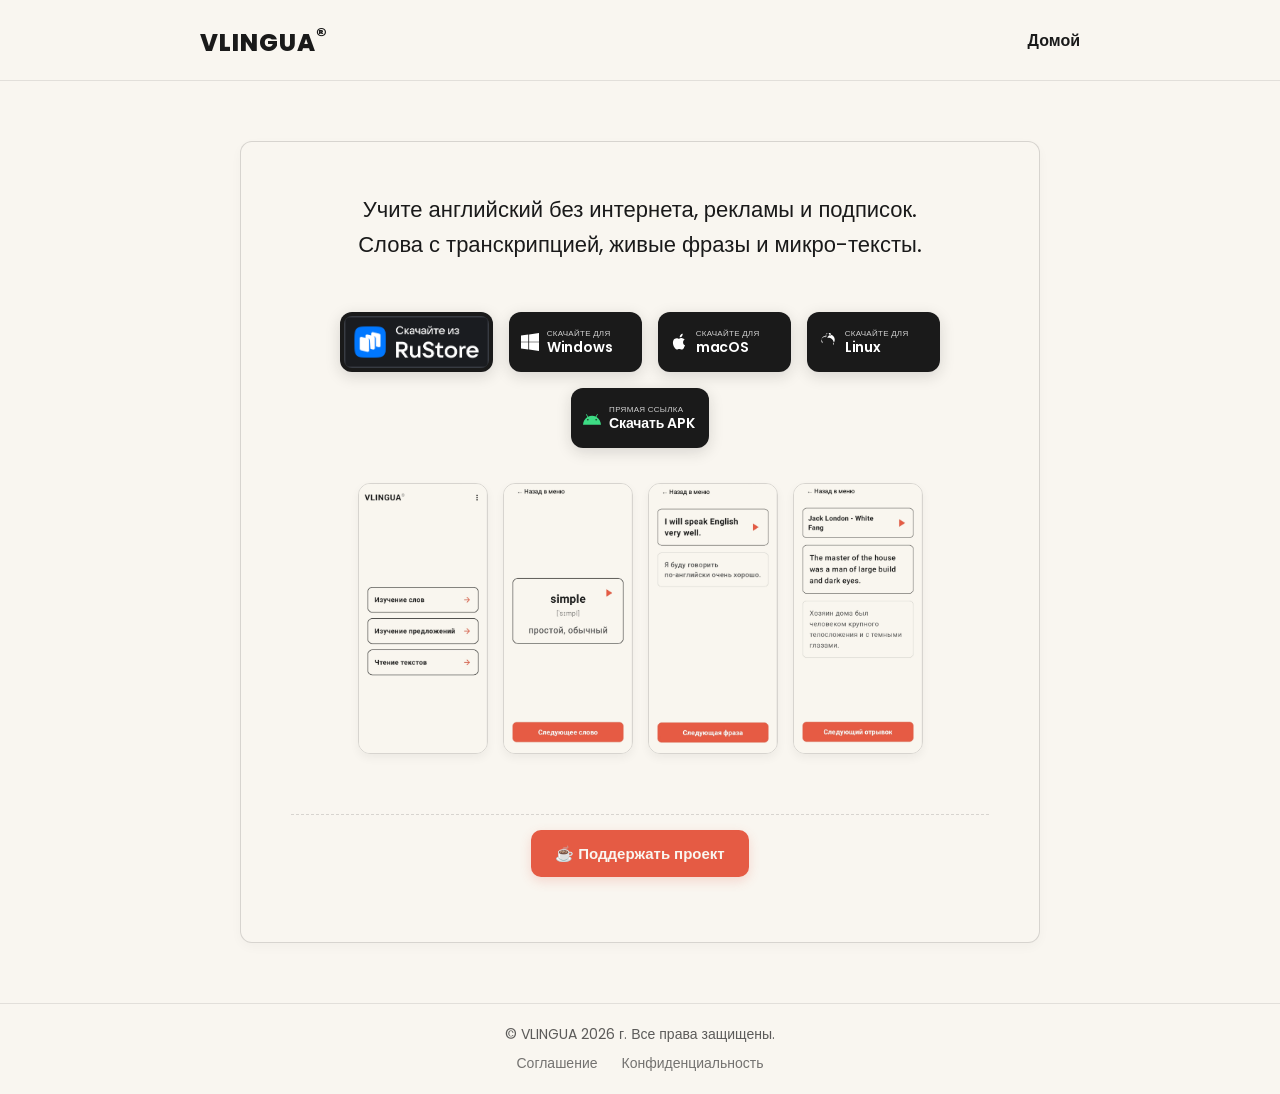
<file: index.html>
<!DOCTYPE html>
<html lang="ru">
<head>
  <link rel="stylesheet" href ="src/styles.css" />
  <link rel="icon" type="image/png" href="src/favicon.png">
  <link rel="preconnect" href="https://fonts.googleapis.com" />
  <link rel="preconnect" href="https://fonts.gstatic.com" crossorigin />
  <link href="https://fonts.googleapis.com/css2?family=Poppins:wght@300;400;600;700;800&display=swap" rel="stylesheet" />
  <meta charset = "utf-8"/>
  <meta name = "viewport" content="width=device-width, initial-scale=1.0"/>
  <title>Главная страница</title>
</head>
<body>
  <header>
    <a href = "index.html"><h1 class = "h1logo">VLINGUA<sup>&reg;</sup></h1></a>
    <nav>
	<ul>
	    <li><a href = "index.html">Домой</a></li>
	</ul>
    </nav>
  </header>
    <div class="conteiner">
    <div class="listofcontent">
      <h3>Учите английский без интернета, рекламы и подписок. Слова с транскрипцией, живые фразы и микро-тексты.</h3>
      <div class="cta-wrapper">
          <a href="https://www.rustore.ru/catalog/app/com.vlingua.vlingua" class="rustore-btn" target="_blank" rel="noopener">
              <img src="src/logo-color-dark.png" alt="Скачайте из RuStore" class="rustore-badge-img">
          </a>
          
          <a href="https://github.com/Vlingua/vlingua/releases/download/v1.0.0/vlingua-v1.0.0-x64.exe" class="rustore-btn" download>
              <div class="desktop-badge-content">
                  <svg class="badge-svg-icon" viewBox="0 0 24 24" fill="currentColor">
                      <path d="M0 3.449L9.75 2.1v9.451H0V3.449zM0 12.45h9.75v9.45L0 20.551v-8.101zM10.8 1.95L24 0v11.55H10.8V1.95zM10.8 12.45H24v11.55l-13.2-1.95v-9.6z"/>
                  </svg>
                  <div class="badge-text-block">
                      <span class="badge-sub-text">Скачайте для</span>
                      <span class="badge-main-text">Windows</span>
                  </div>
              </div>
          </a>

          <a href="https://github.com/Vlingua/vlingua/releases/download/v1.0.0/vlingua-macos-build.zip" class="rustore-btn" download>
                <div class="desktop-badge-content">
                    <svg class="badge-svg-icon" viewBox="0 0 24 24" fill="currentColor">
                        <path d="M18.71 19.5c-.83 1.24-1.71 2.45-3.05 2.47-1.34.03-1.77-.79-3.29-.79-1.53 0-2 .77-3.27.82-1.31.05-2.3-1.32-3.14-2.53C4.25 17 2.94 12.45 4.7 9.39c.87-1.52 2.43-2.48 4.12-2.51 1.28-.02 2.5.87 3.29.87.78 0 2.26-1.07 3.81-.91.65.03 2.47.26 3.64 1.98-.09.06-2.17 1.28-2.15 3.81.03 3.02 2.65 4.03 2.68 4.04-.03.07-.42.94-1.38 2.33M15.97 4.17c.66-.81 1.11-1.93.99-3.06-1 .04-2.21.67-2.93 1.49-.62.69-1.16 1.84-1.01 2.96 1.12.09 2.27-.55 2.95-1.39z"/>
                    </svg>
                    <div class="badge-text-block">
                        <span class="badge-sub-text">Скачайте для</span>
                        <span class="badge-main-text">macOS</span>
                    </div>
                </div>
          </a>
          
          <a href="https://github.com/Vlingua/vlingua/releases/download/v1.0.0/vlingua-v1.0.0-x86_64.AppImage" class="rustore-btn" download>
              <div class="desktop-badge-content">
                  <svg class="badge-svg-icon" viewBox="0 0 24 24" fill="currentColor">
                      <path d="M12 .003c-.947 0-1.84.185-2.613.518.528.28 1.05.65 1.54.1.284-.316.666-.518 1.073-.518.91 0 1.64.848 1.64 1.91 0 .152-.016.3-.045.443.435-.098.892-.15 1.36-.15 3.328 0 6.012 3.018 6.012 6.75 0 2.227-.96 4.195-2.457 5.437.318.523.58 1.11.758 1.734a5.952 5.952 0 0 0 .546-2.434c0-4.142-3.08-7.5-6.88-7.5-.544 0-1.07.07-1.574.2a2.38 2.38 0 0 0-.256-.995c.57-.406 1.084-.95 1.516-1.597.5-.75 1.03-1.026 1.637-.624.167.112.372.18.594.18.636 0 1.15-.556 1.15-1.24 0-.498-.344-.916-.813-1.134.196-.403.313-.865.313-1.353 0-1.636-1.124-2.96-2.512-2.96-.34 0-.663.08-.952.225A5.823 5.822 0 0 0 12 .003zm-2.072 2.1c-.636 0-1.15.556-1.15 1.24 0 .343.13.65.342.883-.1.144-.183.3-.247.465a3.42 3.42 0 0 0-1.465-.333c-2.146 0-3.882 1.942-3.882 4.346 0 1.277.487 2.417 1.277 3.238-.172.548-.28 1.134-.316 1.74a4.417 4.417 0 0 1-1.396-3.237c0-2.8 1.96-5.074 4.377-5.074.453 0 .887.08 1.293.227a1.472 1.472 0 0 0 1.168-1.24c0-.14.02-.27.05-.4-.282-.162-.49-.452-.49-.795 0-.5.222-.924.53-.133-.11-.295-.175-.494-.175zM12 8.253c4.274 0 7.74 3.802 7.74 8.5 0 .914-.132 1.8-.372 2.637-.68 2.37-2.484 4.148-4.75 4.544a8.777 8.777 0 0 1-5.234 0c-2.266-.396-4.07-2.173-4.75-4.544a10.07 10.07 0 0 1-.373-2.637c0-4.698 3.466-8.5 7.74-8.5zm0 1.5c-3.327 0-6.022 3.13-6.022 7 0 .62.083 1.218.234 1.785.495 1.865 1.928 3.277 3.666 3.59a6.837 8.8 0 0 0 4.244 0c1.738-.313 3.17-1.725 3.666-3.59.15-.567.234-1.166.234-1.785 0-3.87-2.695-7-6.022-7z"/>
                  </svg>
                  <div class="badge-text-block">
                      <span class="badge-sub-text">Скачайте для</span>
                      <span class="badge-main-text">Linux</span>
                  </div>
              </div>
          </a>

          <a href="https://github.com/Vlingua/vlingua/releases/download/v1.0.0/vlingua-v1.0.0.apk" class="rustore-btn" download>
              <div class="desktop-badge-content">
                  <svg class="badge-svg-icon android-icon-color" viewBox="0 0 24 24" fill="currentColor">
                      <path d="M17.523 15.3414c-.5511 0-.9993-.4482-.9993-.9993s.4482-.9993.9993-.9993c.5511 0 .9993.4482.9993.9993s-.4482.9993-.9993.9993m-11.046 0c-.5511 0-.9993-.4482-.9993-.9993s.4482-.9993.9993-.9993c.5511 0 .9993.4482.9993.9993s-.4482.9993-.9993.9993m11.3945-4.838l1.7915-3.103a.5398.5398 0 0 0-.1969-.737c-.2444-.141-.5573-.0572-.6983.1872l-1.821 3.1554A11.4116 11.4116 0 0 0 12 9.006c-1.8906 0-3.6338.4632-5.1843 1.2803L4.9947 7.131a.5413.5413 0 0 0-.6983-.1873c-.2444.141-.3283.4539-.197.737l1.7916 3.103C2.4578 12.8715.352 16.5375 0 20.9163h24c-.352-4.3788-2.4578-8.0448-5.9355-10.4129"/>
                  </svg>
                  <div class="badge-text-block">
                      <span class="badge-sub-text">Прямая ссылка</span>
                      <span class="badge-main-text">Скачать APK</span>
                  </div>
              </div>
          </a>
      </div>
      <div class="screenshots-gallery">
        <img src="src/IMG-1.jpg" alt="Главная" class="app-screen">
        <img src="src/IMG-2.jpg" alt="Режим слова" class="app-screen">
        <img src="src/IMG-3.jpg" alt="Режим фразы" class="app-screen">
        <img src="src/IMG-4.jpg" alt="Режим тексты" class="app-screen">
      </div>
      <div class="donate-wrapper">
        <a href="https://www.sberbank.ru/ru/choise_bank?requisiteNumber=79677491486&bankCode=100000000111" class="donate-btn" target="_blank" rel="noopener">
          ☕ Поддержать проект
        </a>
      </div>
      <!-- --------------------------------------- -->
    </div>
  </div>
  <div id = "footer">
    <p>© VLINGUA 2026 г. Все права защищены.</p>
    <a href ="terms.html">Соглашение</a>
    <a href ="privacy.html">Конфиденциальность</a>
  </div>
</body>
</html>
</file>
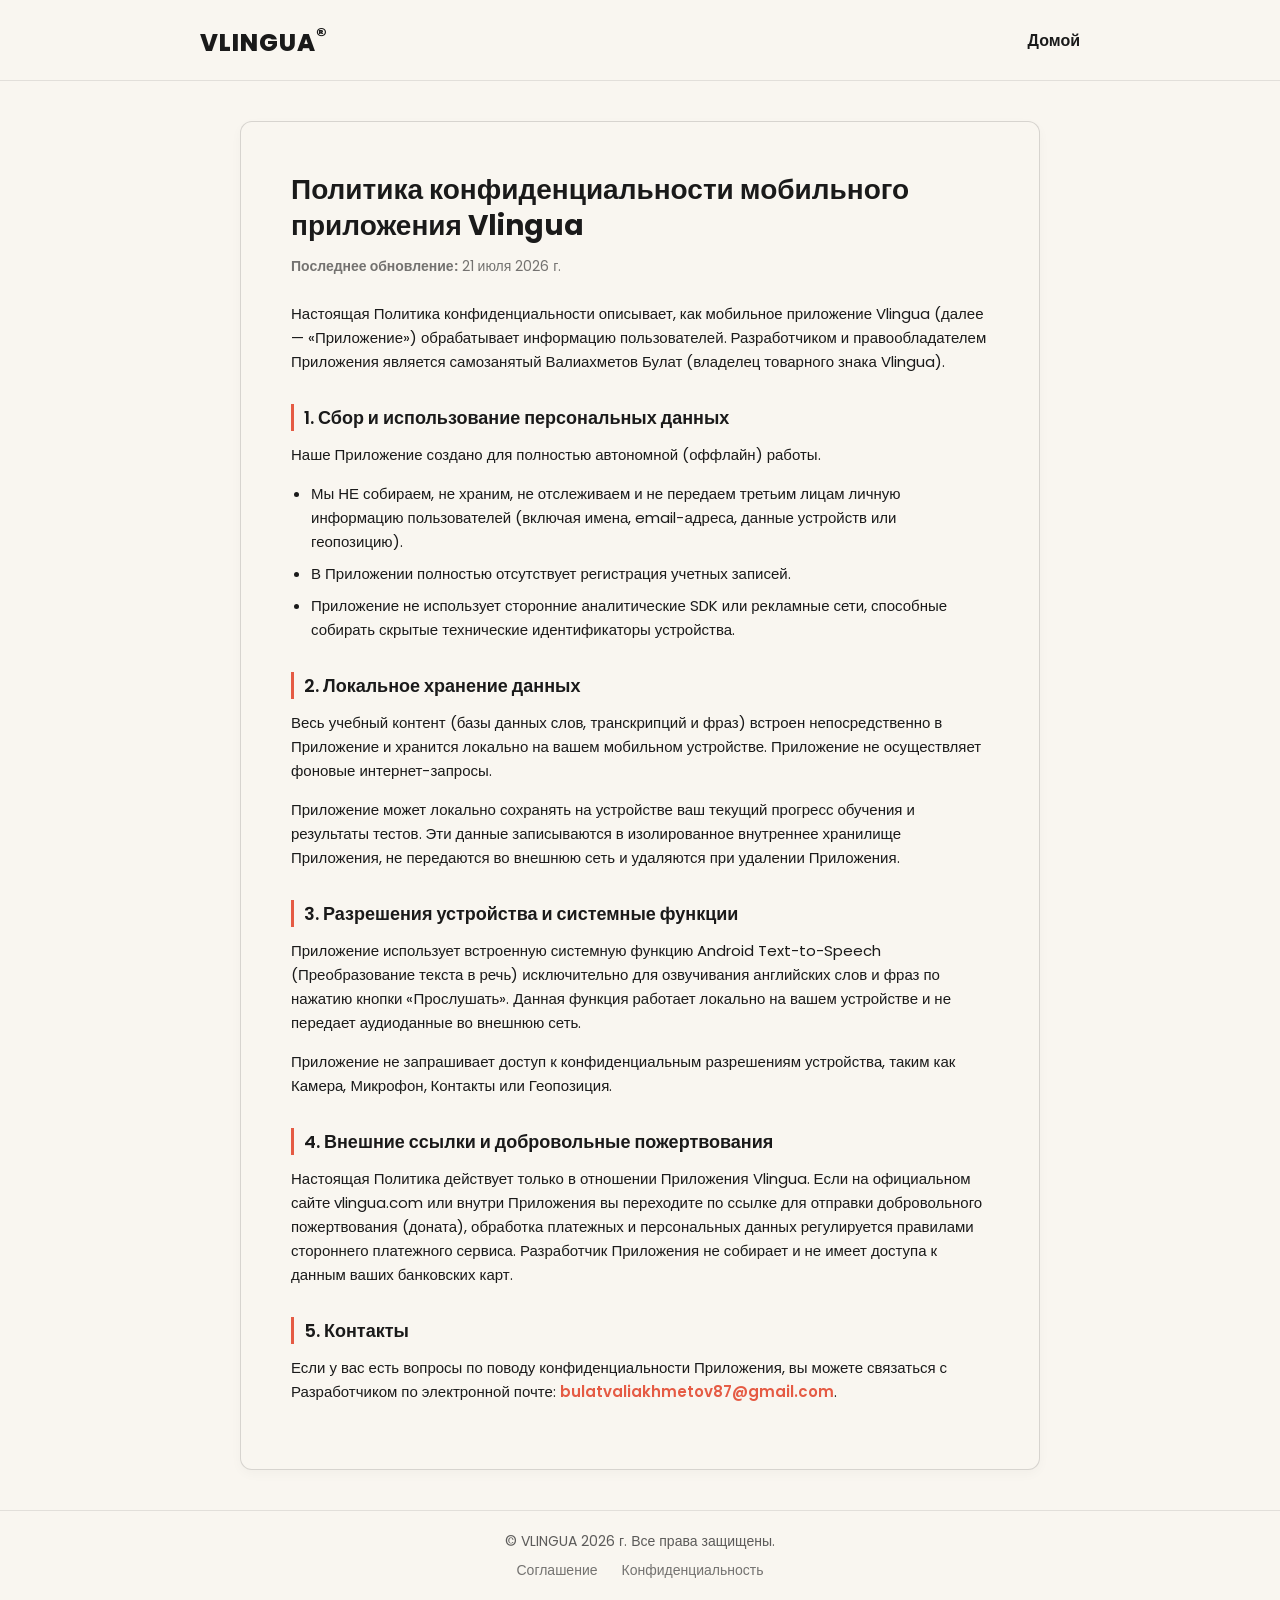
<file: privacy.html>
<!DOCTYPE html>
<html lang="ru">
<head>
  <meta charset="utf-8"/>
  <meta name="viewport" content="width=device-width, initial-scale=1.0"/>
  <meta name="robots" content="noindex, nofollow" />
  <title>Политика конфиденциальности — Vlingua</title>
  <link rel="icon" type="image/png" href="src/favicon.png">
  <link rel="preconnect" href="https://fonts.googleapis.com" />
  <link rel="preconnect" href="https://fonts.gstatic.com" crossorigin />
  <link href="https://fonts.googleapis.com/css2?family=Poppins:wght@300;400;600;700;800&display=swap" rel="stylesheet" /> 
  <style>
    * {
        margin: 0px;
        padding: 0px;
        box-sizing: border-box;
    }

    body {
        background-color: #F9F6F0; 
        color: #1A1A1A; 
        font-family: 'Poppins', sans-serif;
        display: flex;
        flex-direction: column;
        min-height: 100vh;
    }

    header {
        display: flex;
        flex-direction: row;
        justify-content: space-between;
        align-items: center;
        padding: 15px 20px;
        border-bottom: 1px solid rgba(26, 26, 26, 0.1); 
    }

    .h1logo {
        color: #1A1A1A;
        font-size: 24px;
        font-weight: 800;
        letter-spacing: 1px;
    }

    a {
        text-decoration: none;
        color: #1A1A1A;
        transition: color 0.2s ease;
    }

    a:hover, .h1logo:hover {
        color: #E55B44;
    }

    nav ul {
        list-style: none;
    }

    nav li {
        display: inline-block;
    }

    nav a {
        font-weight: 600;
        font-size: 16px;
    }

    .conteiner {
        flex: 1;
        display: flex;
        flex-direction: column;
        justify-content: flex-start;
        padding: 20px;
    }

    .legal-content {
        background: #F9F6F0; 
        border: 1px solid rgba(26, 26, 26, 0.15); 
        border-radius: 12px;
        padding: 30px;
        margin: 15px 0;
        box-shadow: 0 4px 12px rgba(26, 26, 26, 0.03);
        max-width: 100%;
    }

    .legal-content h1 {
        font-size: 24px;
        font-weight: 700;
        margin-bottom: 10px;
        line-height: 1.3;
    }

    .legal-content p.date {
        font-size: 14px;
        color: rgba(26, 26, 26, 0.6);
        margin-bottom: 25px;
    }

    .legal-content h3 {
        font-size: 18px;
        font-weight: 600;
        margin-top: 30px;
        margin-bottom: 12px;
        border-left: 3px solid #E55B44; 
        padding-left: 10px;
    }

    .legal-content p {
        font-size: 15px;
        line-height: 1.6;
        margin-bottom: 15px;
    }

    .legal-content ul {
        padding-left: 20px;
        margin-bottom: 15px;
    }

    .legal-content li {
        font-size: 15px;
        line-height: 1.6;
        margin-bottom: 8px;
    }

    .legal-content a {
        color: #E55B44;
        font-weight: 600;
    }

    .legal-content a:hover {
        text-decoration: underline;
    }

    #footer {
        padding: 20px;
        text-align: center;
        font-size: 14px;
        border-top: 1px solid rgba(26, 26, 26, 0.1); 
        color: rgba(26, 26, 26, 0.7);
    }

    #footer p {
        margin-bottom: 8px;
    }

    #footer a {
        margin: 0 10px;
        font-weight: 400;
        color: rgba(26, 26, 26, 0.6);
    }

    @media (min-width: 950px) {
        header {
            padding: 20px 200px;
        }

        .conteiner {
            padding: 40px 0;
        }

        .legal-content {
            max-width: 800px;
            width: 100%;
            margin: 0 auto;
            padding: 50px;
        }
        
        .legal-content h1 {
            font-size: 28px;
        }
    }
  </style>
</head>
<body>
  <header>
    <a href="index.html"><h1 class="h1logo">VLINGUA<sup>&reg;</sup></h1></a>
    <nav>
        <ul>
            <li><a href="index.html">Домой</a></li>
        </ul>
    </nav>
  </header>

  <div class="conteiner">
    <div class="legal-content">
      <h1>Политика конфиденциальности мобильного приложения Vlingua</h1>
      <p class="date"><strong>Последнее обновление:</strong> 21 июля 2026 г.</p>
      
      <p>Настоящая Политика конфиденциальности описывает, как мобильное приложение Vlingua (далее — «Приложение») обрабатывает информацию пользователей. Разработчиком и правообладателем Приложения является самозанятый Валиахметов Булат (владелец товарного знака Vlingua).</p>
      
      <h3>1. Сбор и использование персональных данных</h3>
      <p>Наше Приложение создано для полностью автономной (оффлайн) работы.</p>
      <ul>
          <li>Мы НЕ собираем, не храним, не отслеживаем и не передаем третьим лицам личную информацию пользователей (включая имена, email-адреса, данные устройств или геопозицию).</li>
          <li>В Приложении полностью отсутствует регистрация учетных записей.</li>
          <li>Приложение не использует сторонние аналитические SDK или рекламные сети, способные собирать скрытые технические идентификаторы устройства.</li>
      </ul>

      <h3>2. Локальное хранение данных</h3>
      <p>Весь учебный контент (базы данных слов, транскрипций и фраз) встроен непосредственно в Приложение и хранится локально на вашем мобильном устройстве. Приложение не осуществляет фоновые интернет-запросы.</p>
      <p>Приложение может локально сохранять на устройстве ваш текущий прогресс обучения и результаты тестов. Эти данные записываются в изолированное внутреннее хранилище Приложения, не передаются во внешнюю сеть и удаляются при удалении Приложения.</p>

      <h3>3. Разрешения устройства и системные функции</h3>
      <p>Приложение использует встроенную системную функцию Android Text-to-Speech (Преобразование текста в речь) исключительно для озвучивания английских слов и фраз по нажатию кнопки «Прослушать». Данная функция работает локально на вашем устройстве и не передает аудиоданные во внешнюю сеть.</p>
      <p>Приложение не запрашивает доступ к конфиденциальным разрешениям устройства, таким как Камера, Микрофон, Контакты или Геопозиция.</p>

      <h3>4. Внешние ссылки и добровольные пожертвования</h3>
      <p>Настоящая Политика действует только в отношении Приложения Vlingua. Если на официальном сайте vlingua.com или внутри Приложения вы переходите по ссылке для отправки добровольного пожертвования (доната), обработка платежных и персональных данных регулируется правилами стороннего платежного сервиса. Разработчик Приложения не собирает и не имеет доступа к данным ваших банковских карт.</p>

      <h3>5. Контакты</h3>
      <p>Если у вас есть вопросы по поводу конфиденциальности Приложения, вы можете связаться с Разработчиком по электронной почте: <a href="mailto:bulatvaliakhmetov87@gmail.com">bulatvaliakhmetov87@gmail.com</a>.</p>
    </div>
  </div>

  <div id="footer">
    <p>© VLINGUA 2026 г. Все права защищены.</p>
    <a href="terms.html">Соглашение</a>
    <a href="privacy.html">Конфиденциальность</a>
  </div>
</body>
</html>
</file>
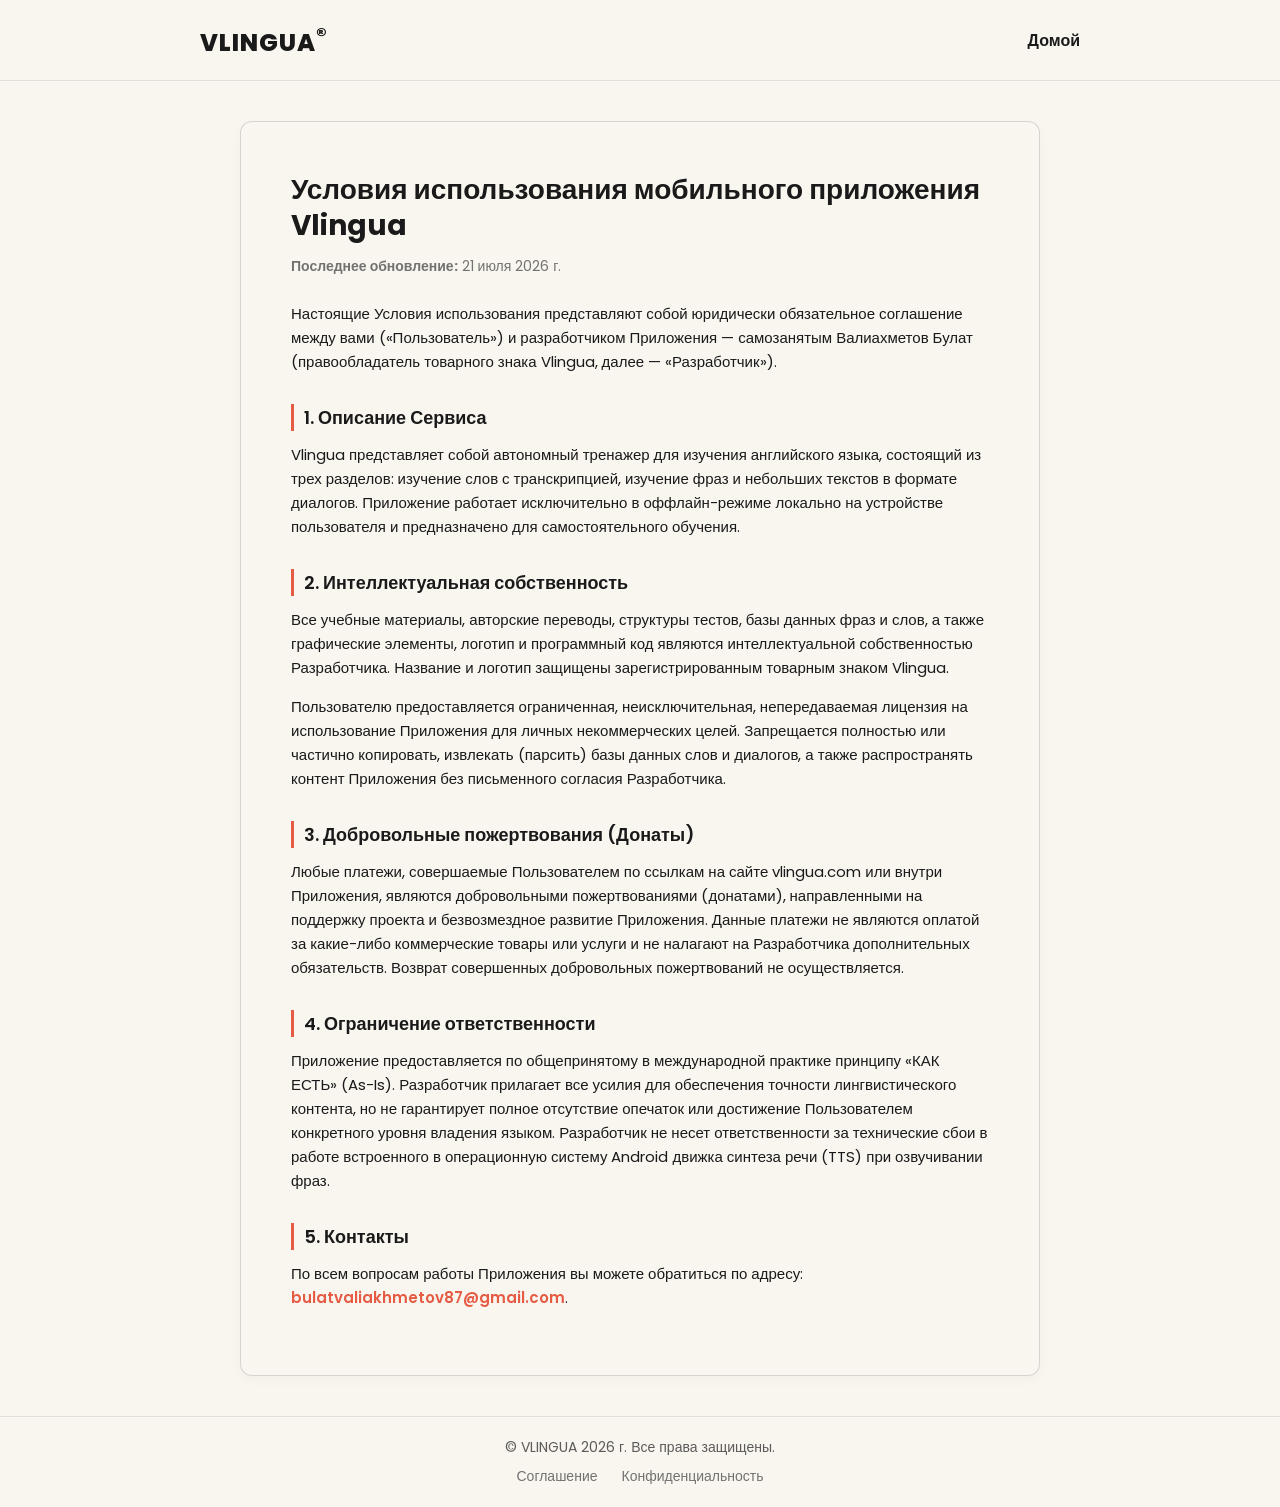
<file: terms.html>
<!DOCTYPE html>
<html lang="ru">
<head>
  <meta charset="utf-8"/>
  <meta name="viewport" content="width=device-width, initial-scale=1.0"/>
  <meta name="robots" content="noindex, nofollow" />
  <title>Условия использования — Vlingua</title>
  <link rel="icon" type="image/png" href="src/favicon.png">
  <link rel="preconnect" href="https://fonts.googleapis.com" />
  <link rel="preconnect" href="https://fonts.gstatic.com" crossorigin />
  <link href="https://fonts.googleapis.com/css2?family=Poppins:wght@300;400;600;700;800&display=swap" rel="stylesheet" /> 
  <style>
    * {
        margin: 0px;
        padding: 0px;
        box-sizing: border-box;
    }

    body {
        background-color: #F9F6F0; 
        color: #1A1A1A; 
        font-family: 'Poppins', sans-serif;
        display: flex;
        flex-direction: column;
        min-height: 100vh;
    }

    header {
        display: flex;
        flex-direction: row;
        justify-content: space-between;
        align-items: center;
        padding: 15px 20px;
        border-bottom: 1px solid rgba(26, 26, 26, 0.1); 
    }

    .h1logo {
        color: #1A1A1A;
        font-size: 24px;
        font-weight: 800;
        letter-spacing: 1px;
    }

    a {
        text-decoration: none;
        color: #1A1A1A;
        transition: color 0.2s ease;
    }

    a:hover, .h1logo:hover {
        color: #E55B44;
    }

    nav ul {
        list-style: none;
    }

    nav li {
        display: inline-block;
    }

    nav a {
        font-weight: 600;
        font-size: 16px;
    }

    .conteiner {
        flex: 1;
        display: flex;
        flex-direction: column;
        justify-content: flex-start;
        padding: 20px;
    }

    .legal-content {
        background: #F9F6F0; 
        border: 1px solid rgba(26, 26, 26, 0.15); 
        border-radius: 12px;
        padding: 30px;
        margin: 15px 0;
        box-shadow: 0 4px 12px rgba(26, 26, 26, 0.03);
        max-width: 100%;
    }

    .legal-content h1 {
        font-size: 24px;
        font-weight: 700;
        margin-bottom: 10px;
        line-height: 1.3;
    }

    .legal-content p.date {
        font-size: 14px;
        color: rgba(26, 26, 26, 0.6);
        margin-bottom: 25px;
    }

    .legal-content h3 {
        font-size: 18px;
        font-weight: 600;
        margin-top: 30px;
        margin-bottom: 12px;
        border-left: 3px solid #E55B44; 
        padding-left: 10px;
    }

    .legal-content p {
        font-size: 15px;
        line-height: 1.6;
        margin-bottom: 15px;
    }

    .legal-content ul {
        padding-left: 20px;
        margin-bottom: 15px;
    }

    .legal-content li {
        font-size: 15px;
        line-height: 1.6;
        margin-bottom: 8px;
    }

    .legal-content a {
        color: #E55B44;
        font-weight: 600;
    }

    .legal-content a:hover {
        text-decoration: underline;
    }

    #footer {
        padding: 20px;
        text-align: center;
        font-size: 14px;
        border-top: 1px solid rgba(26, 26, 26, 0.1); 
        color: rgba(26, 26, 26, 0.7);
    }

    #footer p {
        margin-bottom: 8px;
    }

    #footer a {
        margin: 0 10px;
        font-weight: 400;
        color: rgba(26, 26, 26, 0.6);
    }

    @media (min-width: 950px) {
        header {
            padding: 20px 200px;
        }

        .conteiner {
            padding: 40px 0;
        }

        .legal-content {
            max-width: 800px;
            width: 100%;
            margin: 0 auto;
            padding: 50px;
        }
        
        .legal-content h1 {
            font-size: 28px;
        }
    }
  </style>
</head>
<body>
  <header>
    <a href="index.html"><h1 class="h1logo">VLINGUA<sup>&reg;</sup></h1></a>
    <nav>
        <ul>
            <li><a href="index.html">Домой</a></li>
        </ul>
    </nav>
  </header>

  <div class="conteiner">
    <div class="legal-content">
      <h1>Условия использования мобильного приложения Vlingua</h1>
      <p class="date"><strong>Последнее обновление:</strong> 21 июля 2026 г.</p>
      
      <p>Настоящие Условия использования представляют собой юридически обязательное соглашение между вами («Пользователь») и разработчиком Приложения — самозанятым Валиахметов Булат (правообладатель товарного знака Vlingua, далее — «Разработчик»).</p>

      <h3>1. Описание Сервиса</h3>
      <p>Vlingua представляет собой автономный тренажер для изучения английского языка, состоящий из трех разделов: изучение слов с транскрипцией, изучение фраз и небольших текстов в формате диалогов. Приложение работает исключительно в оффлайн-режиме локально на устройстве пользователя и предназначено для самостоятельного обучения.</p>

      <h3>2. Интеллектуальная собственность</h3>
      <p>Все учебные материалы, авторские переводы, структуры тестов, базы данных фраз и слов, а также графические элементы, логотип и программный код являются интеллектуальной собственностью Разработчика. Название и логотип защищены зарегистрированным товарным знаком Vlingua. </p>
      <p>Пользователю предоставляется ограниченная, неисключительная, непередаваемая лицензия на использование Приложения для личных некоммерческих целей. Запрещается полностью или частично копировать, извлекать (парсить) базы данных слов и диалогов, а также распространять контент Приложения без письменного согласия Разработчика.</p>

      <h3>3. Добровольные пожертвования (Донаты)</h3>
      <p>Любые платежи, совершаемые Пользователем по ссылкам на сайте vlingua.com или внутри Приложения, являются добровольными пожертвованиями (донатами), направленными на поддержку проекта и безвозмездное развитие Приложения. Данные платежи не являются оплатой за какие-либо коммерческие товары или услуги и не налагают на Разработчика дополнительных обязательств. Возврат совершенных добровольных пожертвований не осуществляется.</p>

      <h3>4. Ограничение ответственности</h3>
      <p>Приложение предоставляется по общепринятому в международной практике принципу «КАК ЕСТЬ» (As-Is). Разработчик прилагает все усилия для обеспечения точности лингвистического контента, но не гарантирует полное отсутствие опечаток или достижение Пользователем конкретного уровня владения языком. Разработчик не несет ответственности за технические сбои в работе встроенного в операционную систему Android движка синтеза речи (TTS) при озвучивании фраз.</p>

      <h3>5. Контакты</h3>
      <p>По всем вопросам работы Приложения вы можете обратиться по адресу: <a href="mailto:bulatvaliakhmetov87@gmail.com">bulatvaliakhmetov87@gmail.com</a>.</p>
    </div>
  </div>

  <div id="footer">
    <p>© VLINGUA 2026 г. Все права защищены.</p>
    <a href="terms.html">Соглашение</a>
    <a href="privacy.html">Конфиденциальность</a>
  </div>
</body>
</html>
</file>
<file: src/styles.css>
* {
    margin: 0px;
    padding: 0px;
    box-sizing: border-box;
}

body {
    background-color: #F9F6F0; 
    color: #1A1A1A; 
    font-family: 'Poppins', sans-serif;
    display: flex;
    flex-direction: column;
    min-height: 100vh;
}

a {
    text-decoration: none;
    color: #1A1A1A;
    transition: color 0.2s ease;
}

a:hover {
    color: #E55B44; 
}

header {
    display: flex;
    flex-direction: row;
    justify-content: space-between;
    align-items: center;
    padding: 15px 20px;
    border-bottom: 1px solid rgba(26, 26, 26, 0.1); 
}

.h1logo {
    color: #1A1A1A;
    font-size: 24px;
    font-weight: 800;
    letter-spacing: 1px;
}

.h1logo:hover {
    color: #E55B44;
}

nav ul {
    list-style: none;
}

nav li {
    display: inline-block;
}

nav a {
    font-weight: 600;
    font-size: 16px;
}

.conteiner {
    flex: 1;
    display: flex;
    flex-direction: column;
    justify-content: center;
    padding: 20px;
}

.listofcontent, .content {
    background: #F9F6F0; 
    border: 1px solid rgba(26, 26, 26, 0.15); 
    border-radius: 12px;
    padding: 30px;
    margin: 15px 0;
    box-shadow: 0 4px 12px rgba(26, 26, 26, 0.03);
}

.listofcontent h3 {
    font-weight: 400;
    line-height: 1.6;
    font-size: 18px;
    max-width: 600px;
    margin: 0 auto;
    text-align: center;
}

#footer {
    padding: 20px;
    text-align: center;
    font-size: 14px;
    border-top: 1px solid rgba(26, 26, 26, 0.1); 
    color: rgba(26, 26, 26, 0.7);
}

#footer p {
    margin-bottom: 8px;
}

#footer a {
    margin: 0 10px;
    font-weight: 400;
    color: rgba(26, 26, 26, 0.6);
}

#footer a:hover {
    color: #E55B44;
}

pre {
    background: rgba(26, 26, 26, 0.03);
    border: 1px solid rgba(26, 26, 26, 0.1);
    border-left: 4px solid #E55B44;
    color: #1A1A1A;
    font-family: monospace;
    font-size: 15px;
    line-height: 1.6;
    margin-bottom: 1.6em;
    max-width: 100%;
    overflow: auto;
    padding: 1em 1.5em;
    display: block;
    word-wrap: break-word;
    border-radius: 0 8px 8px 0;
}

@media (min-width: 950px) {
    header {
        padding: 20px 200px;
    }

    .conteiner {
        padding: 40px 0;
    }

    .listofcontent, .content {
        max-width: 800px;
        width: 100%;
        margin: 20px auto;
        padding: 50px;
    }

    .listofcontent h3 {
        font-size: 22px;
    }

    .picture {
        height: 350px;
    }
}

.rustore-btn {
    display: inline-flex;
    align-items: center;
    justify-content: center;
    background-color: #1A1A1A;
    padding: 4px;
    border-radius: 12px;
    box-shadow: 0 4px 15px rgba(26, 26, 26, 0.15);
    transition: all 0.3s ease;
    text-decoration: none;
    box-sizing: border-box;
    flex-shrink: 0; 
}

.rustore-btn:hover {
    background-color: #E55B44;
    transform: translateY(-2px);
    box-shadow: 0 6px 20px rgba(229, 91, 68, 0.3);
}

.rustore-badge-img {
    height: 52px;
    width: auto;
    display: block;
    border-radius: 8px;
}

.cta-wrapper {
    display: flex;
    justify-content: center; 
    align-items: center;
    margin-top: 50px;       
    margin-bottom: 20px;    
    width: 100%;
    gap: 10px;
    flex-wrap: wrap;    
}

.desktop-badge-content {
    display: flex;
    align-items: center;
    height: 52px;
    min-width: 125px;
    padding: 0 10px 0 8px;
    box-sizing: border-box;
    font-family: 'Poppins', sans-serif;
    color: #FFFFFF;
}

.badge-svg-icon {
    width: 18px;
    height: 18px;
    margin-right: 8px;
    flex-shrink: 0;
}

.badge-text-block {
    display: flex;
    flex-direction: column;
    align-items: flex-start;
    text-align: left;
    line-height: 1.1;
}

.badge-sub-text {
    font-size: 8px;
    font-weight: 400;
    text-transform: uppercase;
    letter-spacing: 0.3px;
    opacity: 0.8;
}

.badge-main-text {
    font-size: 14px;
    font-weight: 600;
    letter-spacing: -0.1px;
    margin-top: 1px;
}

@media (max-width: 650px) {
    .cta-wrapper {
        flex-direction: column;
        gap: 12px;
        padding: 0 24px;
    }
    .rustore-btn, .desktop-badge-content {
        width: 100%;
        max-width: 200px;
    }
}

.screenshots-gallery {
    display: flex;
    flex-direction: row;
    
    justify-content: center; 
    
    gap: 15px; 
    margin-top: 35px;
    
    flex-wrap: wrap; 
    padding-bottom: 10px;
    width: 100%;
}

.app-screen {
    width: 22%; 
    min-width: 80px;
    max-width: 130px; 
    height: auto;
    border-radius: 12px;
    border: 1px solid rgba(26, 26, 26, 0.15); 
    box-shadow: 0 4px 10px rgba(26, 26, 26, 0.05);
}

.donate-wrapper {
    text-align: center;
    margin-top: 40px;
    padding: 15px;
    border-top: 1px dashed rgba(26, 26, 26, 0.15);
}

.donate-text {
    font-size: 14px;
    line-height: 1.5;
    color: rgba(26, 26, 26, 0.7); 
    max-width: 500px;
    margin: 0 auto 15px auto;
}

.donate-btn {
    display: inline-flex;
    align-items: center;
    background-color: #E55B44; 
    color: #F9F6F0 !important;
    padding: 12px 24px;
    border-radius: 10px;
    font-weight: 600;
    font-size: 15px;
    box-shadow: 0 4px 12px rgba(229, 91, 68, 0.2);
    transition: all 0.2s ease;
}

.donate-btn:hover {
    background-color: #1A1A1A; 
    box-shadow: 0 6px 15px rgba(26, 26, 26, 0.2);
    transform: translateY(-1px);
}


.android-icon-color {
    color: #3DDC84;
    transition: color 0.3s ease;
}


.rustore-btn:hover .android-icon-color {
    color: #FFFFFF;
}


.cta-wrapper {
    gap: 16px;
    padding: 0 12px;
}

@media (min-width: 950px) {
    .donate-wrapper {
        margin-top: 50px;
    }
    .donate-text {
        font-size: 15px;
    }
}
</file>
